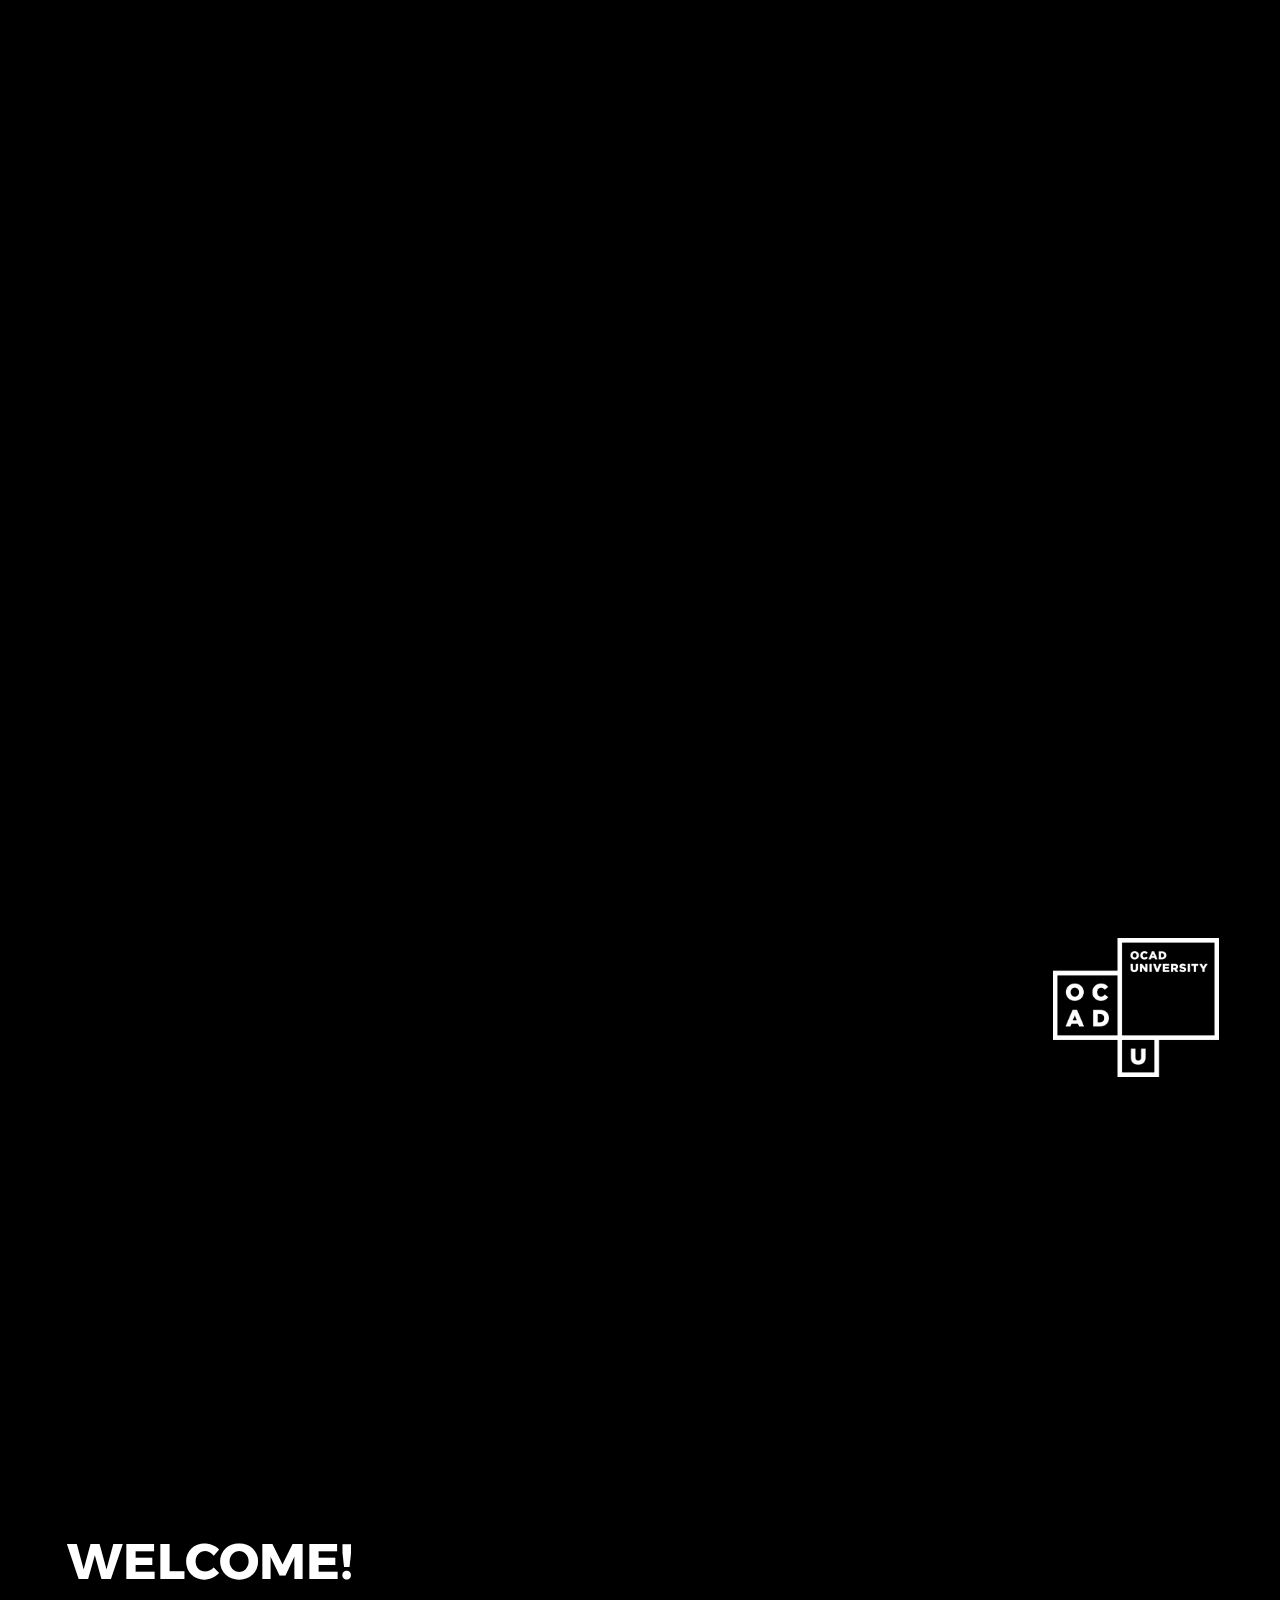
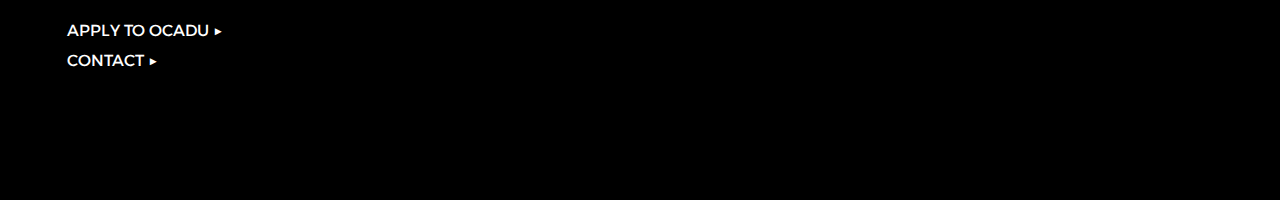
<file: index.html>
<!DOCTYPE html>
<html lang="en"></html>
    <head>
        <meta charset="UTF-8" />
        <meta name="viewport" content="width=device-width,initial-scale=1" />
        <meta name="description" content="" />
        <link rel="stylesheet" type="text/css" href="index.css">
        <link href="https://fonts.googleapis.com/css2?family=Alexandria:wght@500;600;700;800;900&display=swap" rel="stylesheet">
    </head>
    <body>
        <div id="slider">
            <div class="video-wrapper">
                <iframe frameborder="0" id="video" src="https://player.vimeo.com/video/585906964?background=1;&muted=1&autoplay=1&loop=1&title=0&byline=0&portrait=0"></iframe>
            </div>
        </div>

        <div id="overflow">
            <img id="logo" src="img/logo.png">
            <h1>WELCOME!</h1>
            <a href="apply.html"><p id="apply">APPLY TO OCADU ▶</p></a>
            <a href="about/contact.html"><p id="contact">CONTACT ▶</p></a>
        </div>


        <script src="https://code.jquery.com/jquery-3.6.0.min.js" integrity="sha256-/xUj+3OJU5yExlq6GSYGSHk7tPXikynS7ogEvDej/m4=" crossorigin="anonymous"></script>
        <script src="js.js"></script>
    </body>
</html>
</file>
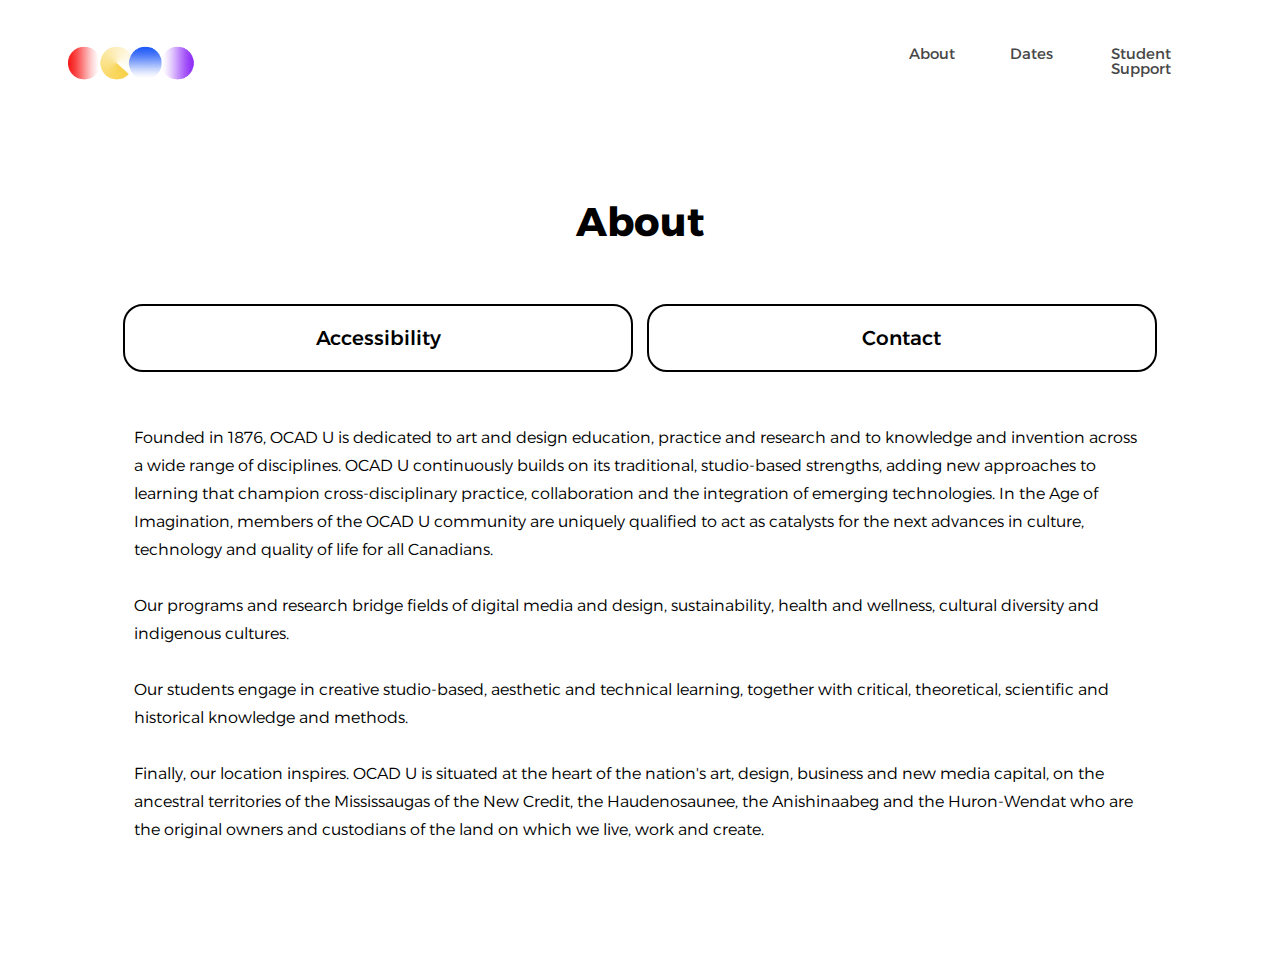
<file: about/about.html>
<!DOCTYPE html>
<html lang="en">
    <head>
        <meta charset="UTF-8" />
        <meta name="viewport" content="width=device-width,initial-scale=1" />
        <meta name="description" content="" />
        <link rel="stylesheet" type="text/css" href="about.css">
        <link href="https://fonts.googleapis.com/css2?family=Alexandria:wght@300;400;500;600;700;800;900&display=swap" rel="stylesheet">    
    </head>

        <title>about</title>
    </head>
    <body>

        <div class="header">
            <a href="../main.html"><img id="home" src="../img/home.png"> </a>

            <a href="../students/students.html"><p class="menubar m1">Student Support</p></a>
            <a href="../dates/calender.html"><p class="menubar m2">Dates</p></a>
            <a href="about.html"><p class="menubar m3">About</p></a>
        </div>


        
        <div class="menu">
            <p id="title">About</p><br>
            <a href="../about/accessibility.html"><div class="box box1"><p class="text">Accessibility</p></div></a>
            <a href="../about/contact.html"><div class="box box2"><p class="text">Contact</p></div></a>
        </div>




        <br><br>
        <div class="post">
            
            <p id="text">
            Founded in 1876, OCAD U is dedicated to art and design education, practice and research and to knowledge and invention across a wide range of disciplines. OCAD U continuously builds on its traditional, studio-based strengths, adding new approaches to learning that champion cross-disciplinary practice, collaboration and the integration of emerging technologies. In the Age of Imagination, members of the OCAD U community are uniquely qualified to act as catalysts for the next advances in culture, technology and quality of life for all Canadians.
            <br><br>
            Our programs and research bridge fields of digital media and design, sustainability, health and wellness, cultural diversity and indigenous cultures.
            <br><br>
            Our students engage in creative studio-based, aesthetic and technical learning, together with critical, theoretical, scientific and historical knowledge and methods.
            <br><br>
            Finally, our location inspires. OCAD U is situated at the heart of the nation's art, design, business and new media capital, on the ancestral territories of the Mississaugas of the New Credit, the Haudenosaunee, the Anishinaabeg and the Huron-Wendat who are the original owners and custodians of the land on which we live, work and create.
            </p>
        </div>

        <script src="about.js"></script>
    </body>
</html>
</file>
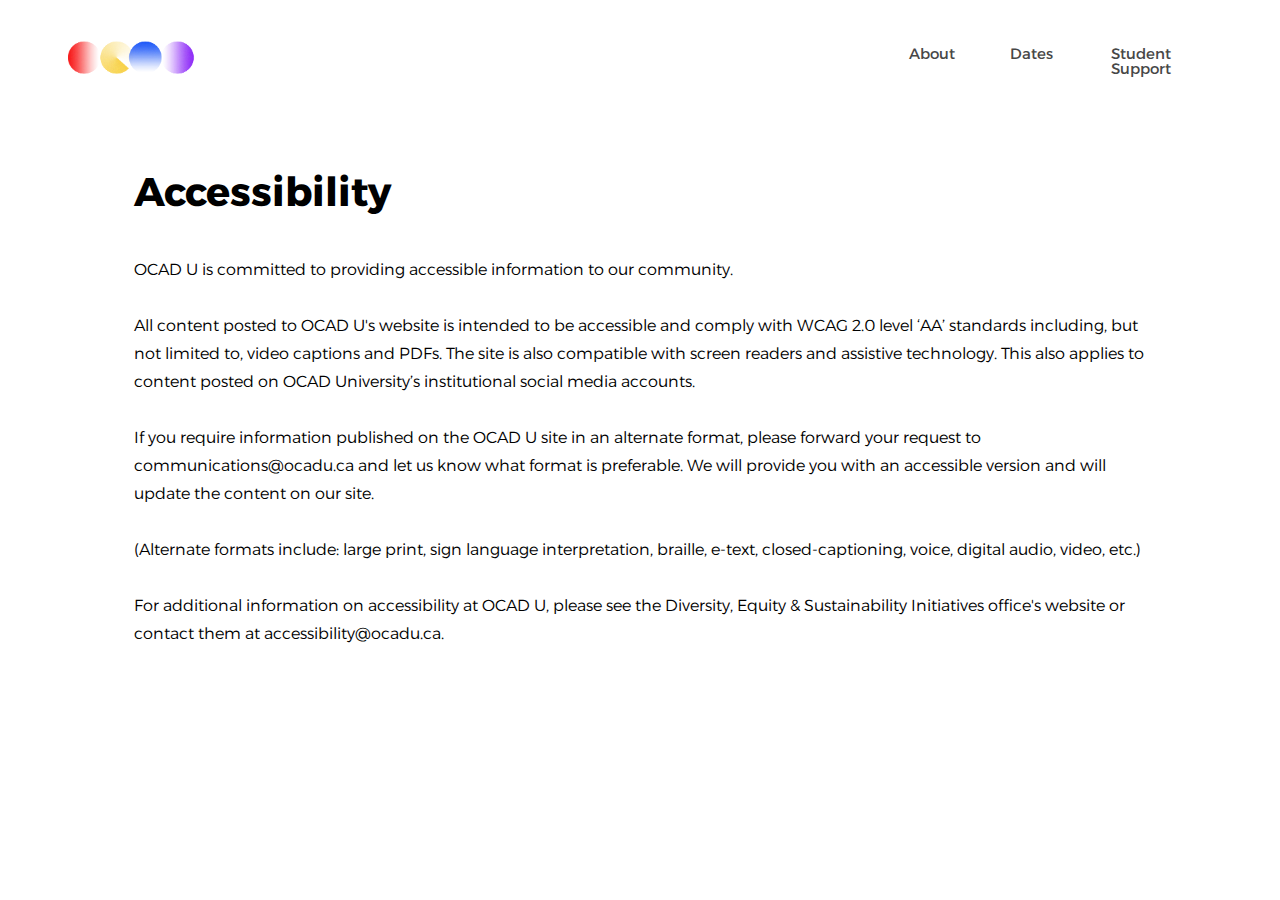
<file: about/accessibility.html>
<!DOCTYPE html>
<html lang="en">
    <head>
        <meta charset="UTF-8" />
        <meta name="viewport" content="width=device-width,initial-scale=1" />
        <meta name="description" content="" />
        <title>accessibility</title>
        <link rel="stylesheet" type="text/css" href="accessibility.css">
        <link href="https://fonts.googleapis.com/css2?family=Alexandria:wght@300;400;500;600;700;800;900&display=swap" rel="stylesheet">    </head>
    <body>
        <div class="header">
            <a href="../main.html"><img id="home" src="../img/home.png"> </a>

            <a href="../students/students.html"><p class="menubar m1">Student Support</p></a>
            <a href="../dates/calender.html"><p class="menubar m2">Dates</p></a>
            <a href="about.html"><p class="menubar m3">About</p></a>
        </div>

        <br><br><br>
        <div id="post">
        <p id="title">Accessibility</p>

        <p id="content">OCAD U is committed to providing accessible information to our community.
            <br><br>
            All content posted to OCAD U's website is intended to be accessible and comply with WCAG 2.0 level ‘AA’ standards including, but not limited to, video captions and PDFs. The site is also compatible with screen readers and assistive technology. This also applies to content posted on OCAD University’s institutional social media accounts.
            <br><br>
            If you require information published on the OCAD U site in an alternate format, please forward your request to communications@ocadu.ca and let us know what format is preferable. We will provide you with an accessible version and will update the content on our site.
            <br><br>
            (Alternate formats include: large print, sign language interpretation, braille, e-text, closed-captioning, voice, digital audio, video, etc.)
            <br><br>
            For additional information on accessibility at OCAD U, please see the Diversity, Equity & Sustainability Initiatives office's website or contact them at accessibility@ocadu.ca.</p>        
        </div>

        <script src="about.js"></script>
    </body>
</html>
</file>
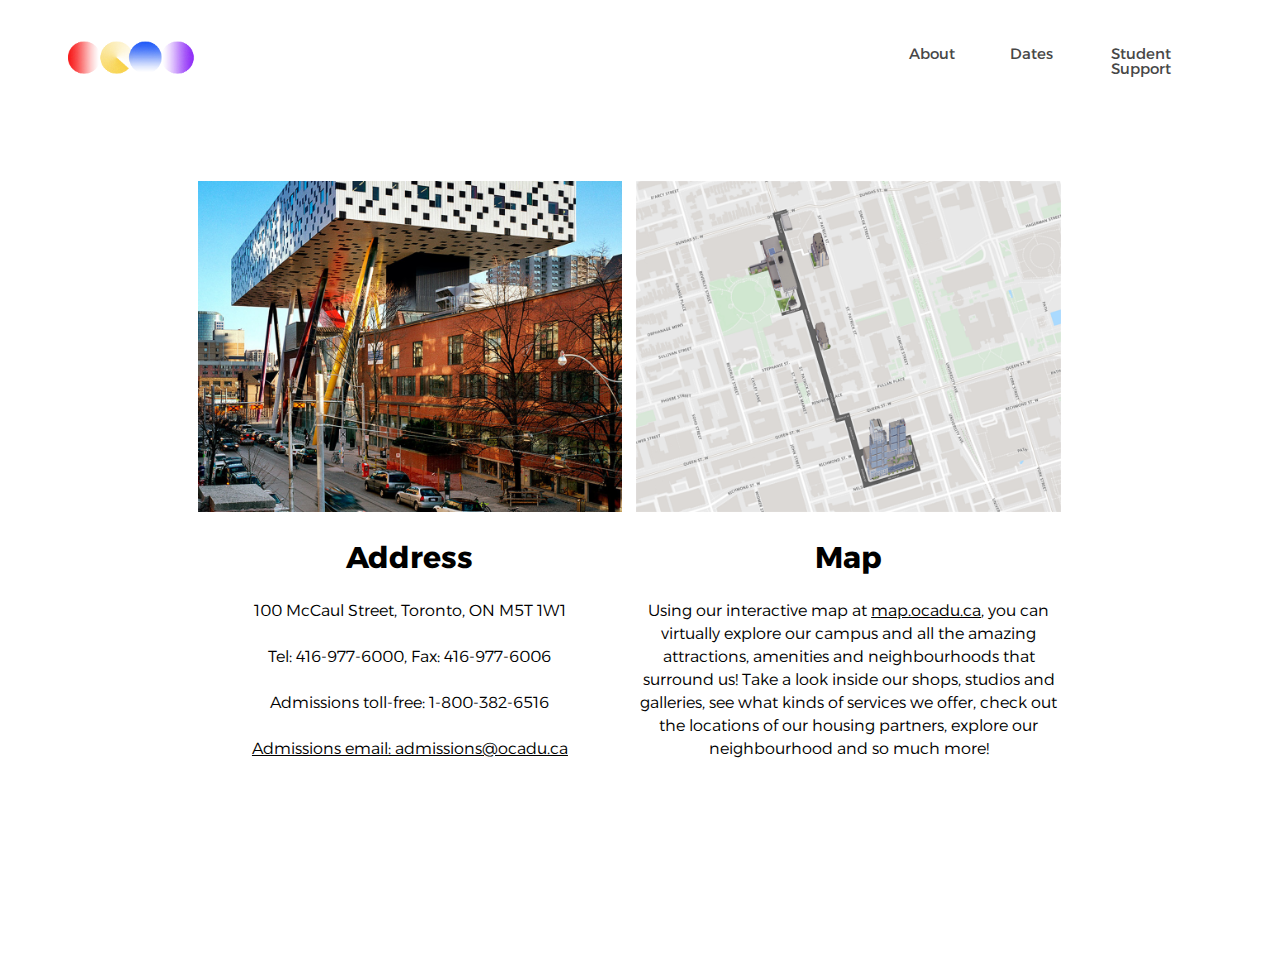
<file: about/contact.html>
<!DOCTYPE html>
<html lang="en">
    <head>
        <meta charset="UTF-8" />
        <meta name="viewport" content="width=device-width,initial-scale=1" />
        <meta name="description" content="" />
        <link rel="stylesheet" type="text/css" href="contact.css">
        <link href="https://fonts.googleapis.com/css2?family=Alexandria:wght@100;200;300;400;500;600;700;800;900&display=swap" rel="stylesheet">

        <title>contact</title>
    </head>
    <body>
        <div class="header">
            <a href="../index.html"><img id="home" src="../img/home.png"> </a>

            <a href="../students/students.html"><p class="menubar m1">Student Support</p></a>
            <a href="../dates/calender.html"><p class="menubar m2">Dates</p></a>
            <a href="about.html"><p class="menubar m3">About</p></a>
        </div>         
        <br>
        <div class="contact">
            <div class="address address1">
                <img id="addressImage" src="../img/address.jpeg">
                <p class="title">Address</p>
                <p>100 McCaul Street, Toronto, ON M5T 1W1
                    <br><br>
                    Tel: 416-977-6000, Fax: 416-977-6006
                    <br><br>
                    Admissions toll-free: 1-800-382-6516
                    <br><br>
                <a href="https://mail.google.com/mail/u/0/?fs=1&tf=cm&source=mailto&to=admissions@ocadu.ca">Admissions email: admissions@ocadu.ca</a></p>
            </div>

            <div class="address address2">
                <a href="https://map.ocadu.ca/?id=1998#!ct/60994,60995,60996,60997,60998,61000,61001,61002,61003,61004,61005,61006,61138,61139,61140,61141,61142,61143,61144,61146,61147,61148,61149,61150,61151,61152,61153,61154,61155,61156,61157,61159,61160,61161,61162,61163,61165,61166,61167,61168,61169,61170,61174,61175,61176,61177,61178,61179,61181,61182,61183,61184,61185,61186,61187,61188,61189,61190,61191,61192,61193,61194,61195,61196,61197,61198,61199,61200?sbc/"><img id="mapImage" src="../img/map.png"></a>
                <p class="title">Map</h2>
                <p id="map">Using our interactive map at <a href="https://map.ocadu.ca/?id=1998#!ct/60994,60995,60996,60997,60998,61000,61001,61002,61003,61004,61005,61006,61138,61139,61140,61141,61142,61143,61144,61146,61147,61148,61149,61150,61151,61152,61153,61154,61155,61156,61157,61159,61160,61161,61162,61163,61165,61166,61167,61168,61169,61170,61174,61175,61176,61177,61178,61179,61181,61182,61183,61184,61185,61186,61187,61188,61189,61190,61191,61192,61193,61194,61195,61196,61197,61198,61199,61200?sbc/">map.ocadu.ca</a>, you can virtually explore our campus and all the amazing attractions, amenities and neighbourhoods that surround us! Take a look inside our shops, studios and galleries, see what kinds of services we offer, check out the locations of our housing partners, explore our neighbourhood and so much more! </p>
            </div>
            
        </div>

        <script src="about.js"></script>
    </body>
</html>
</file>
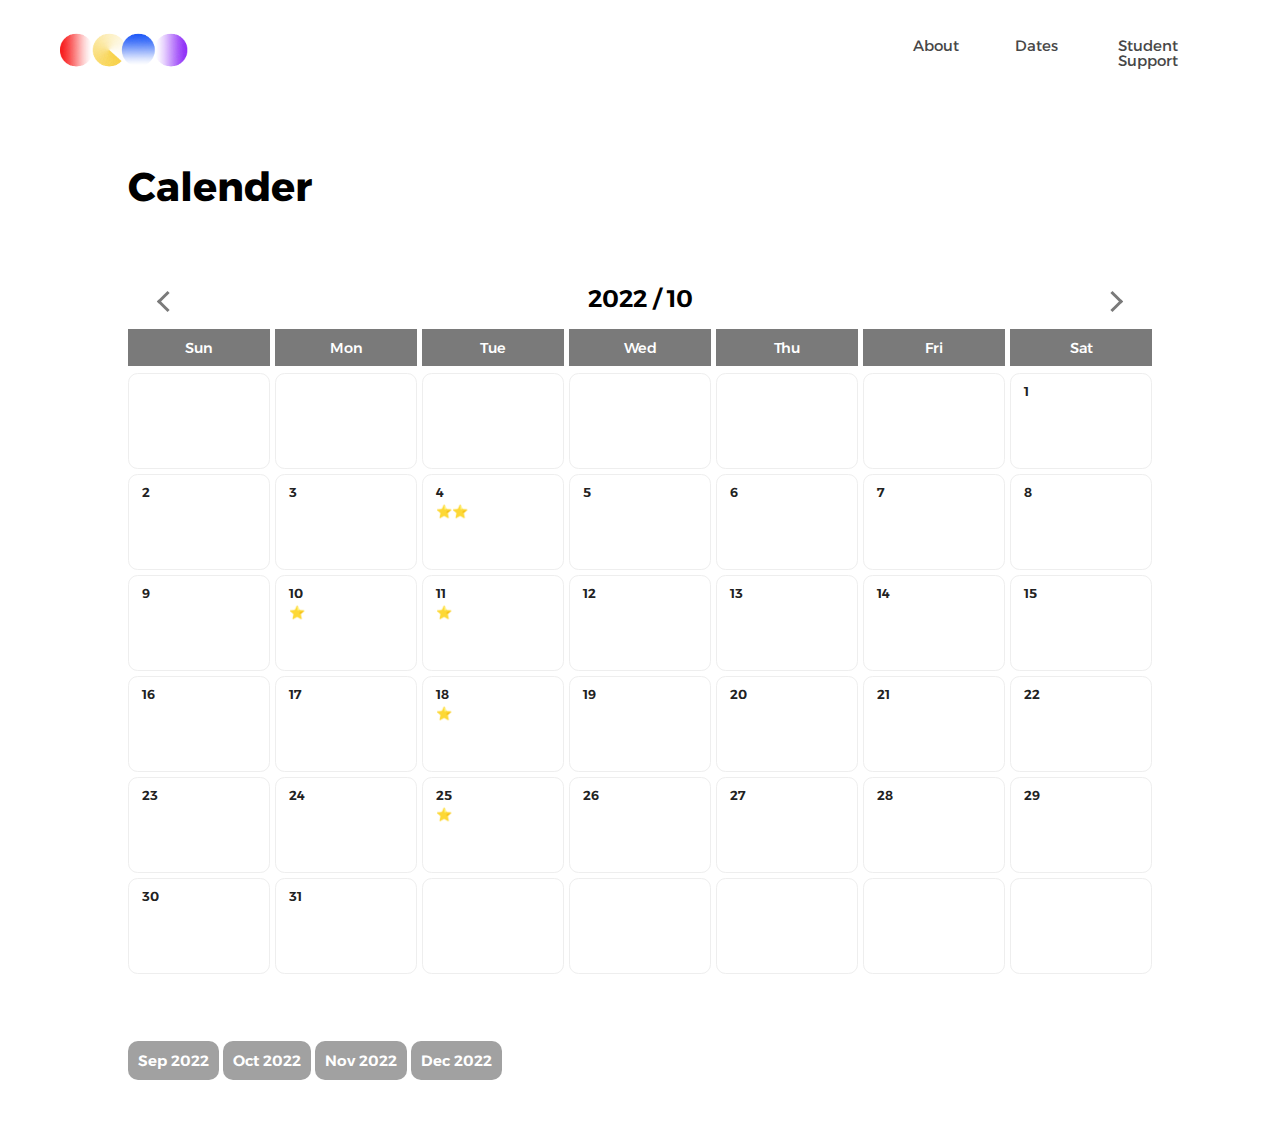
<file: dates/calender.html>
<!DOCTYPE html>
<html lang="en">
    <head>
        <meta charset="UTF-8" />
        <meta name="viewport" content="width=device-width,initial-scale=1" />
        <meta name="description" content="" />
        <link rel="stylesheet" type="text/css" href="calender.css">
        <link href="https://fonts.googleapis.com/css2?family=Alexandria:wght@100;200;300;400;500;600;700;800;900&display=swap" rel="stylesheet">

        <title>calender</title>
    </head>
    <body>
        <div class="headerTop">
            <a href="../index.html"><img id="home" src="../img/home.png"> </a>

            <a href="../students/students.html"><p class="menubar m1">Student Support</p></a>
            <a href="calender.html"><p class="menubar m2">Dates</p></a>
            <a href="../about/about.html"><p class="menubar m3">About</p></a>
        </div>    
        <br><br><br>
        <div id="post">
        <p id="title">Calender</p>
        
        <p id="content">
        </div>


        <br><br><br>
        <div class="calender">
            <div class='rap'>
                <div class="header">
                <div class="btn prevDay"></div>
                <h2 class='dateTitle'></h2>
                <div class="btn nextDay"></div>
                </div>
                
                <div class="grid dateHead">
                    <div class="day">Sun</div>
                    <div class="day">Mon</div>
                    <div class="day">Tue</div>
                    <div class="day">Wed</div>
                    <div class="day">Thu</div>
                    <div class="day">Fri</div>
                    <div class="day">Sat</div>
                </div>
                <div class="grid dateBoard"></div>
            </div>
        </div>


        <br><br><br>
        <div class="detail">
            <div class="summary sep"><details>
                <summary>Sep 2022</summary>
                <p class="summaryText">
                    <strong>08/31 (Wed) ~ 09/13 (Tue)</strong><br>
                    - Late registration period for 12-week courses that begin the week of September 7; students who register for their first course(s) on August 31 or later must pay a $100 late registration fee.
                    <br><br>
                    <strong>09/05 (Mon)</strong><br>
                    - Labour Day; University closed.
                    <br><br>
                    <strong>09/07 (Wed)</strong><br>
                    - First day of 2022 Fall-term classes.
                    <br><br>
                    <strong>09/09 (Fri)</strong><br>
                    - Last day to submit grade appeals for 2022 Spring and Summer-term courses.   
                    <br><br>
                    <strong>09/13 (Tue)</strong><br>
                    - Deadline for late registration for 12-week courses that began the week of September 7. Registration closes at 11:59 p.m.; students who registered for their first course(s) on August 31 or later must pay a $100 late registration fee.
                    <br>
                    - Last day to withdraw for 100% refund on tuition and ancillary fees for 6-week courses (DIGF-6004). Withdraw before 11:59 p.m.
                    <br><br>
                    <strong>09/20 (Tue)</strong><br>
                    - Deadline for payment of 2022 Fall-term tuition.
                    <br>- Last day to withdraw for 100% refund on tuition and ancillary fees for Fall-term undergraduate and 12-week graduate courses that began the week of September 7. Withdraw before 11:59 p.m. on Tuesday, September 20.
                    <br>- Last day to withdraw from 6-week courses (DIGF-6004) for 50% refund. Withdraw before 11:59 p.m.
                    <br><br>
                    <strong>09/30 (Fri)</strong><br>
                    - National Day for Truth and Reconciliation (no classes). Make-up classes will take place on Wednesday, December 7, 2022.  
                </p>
            </details></div>
            <div class="summary oct"><details>
                <summary>Oct 2022</summary>
                <p class="summaryText">
                    <strong>10/04 (Tue)</strong><br>
                    - Last day to withdraw from 6-week courses (DIGF-6004) for no refund. Withdraw before 11:59 p.m.
                    <br>
                    - End of Fall-term withdrawal period for 6-week courses.
                    <br><br>
                    <strong>10/10 (Mon)</strong><br>
                    - Thanksgiving Day; University closed.
                    <br><br>
                    <strong>10/11 (Tue) ~ 10/14 (Fri)</strong><br>
                    - Fall Study Week; no classes scheduled. The campus, our shops, studios and services are open. Check the Shops & Studios web pages for specific hours, or visit the pages for our services for office hours. 
                    <br><br>
                    <strong>10/18 (Tue)</strong><br>
                    - Last day to receive 50% tuition refunds upon withdrawal from Fall-term undergraduate and 12-week graduate courses that began the week of September 7. Withdraw before 11:59 p.m. 
                    <br><br>
                    <strong>10/25 (Tue)</strong><br>
                    - End of 6-week course DIGF-6004. 


                </p>
            </details></div>
            <div class="summary nov"><details>
                <summary>Nov 2022</summary>
                <p class="summaryText">
                    <strong>11/04 (Fri)</strong><br>
                    - Deadline to submit Independent Study application and proposal forms for 2023 Winter-term credit. (Undergraduate only. Graduate students, please consult your Graduate Program Coordinator).
                    <br>- Deadline to submit applications for Alumni Degree Completion for studies beginning summer 2023.
                    <br>- Deadline to submit an Application for Reinstatement form for May 2023 admission.
                    <br>- Deadline to submit Letter of Permission requests to study at another accredited post-secondary institution for 2023 winter term credit.
                    <br><br>
                    <strong>11/08 (Tue)</strong>
                    <br>- Last day to withdraw for no refund on Fall-term undergraduate and 12-week graduate courses that began the week of September 7. Withdraw before 11:59 p.m.
                    <br>- End of Fall-term withdrawal period for 12-week courses.
                    <br><br>
                    <strong>11/15 (Tue)</strong>
                    <br>- Student Feedback on Courses survey opens at 10:30 a.m.
                    <br><br>
                    <strong>11/25 (Fri)</strong>
                    <br>- Deadline to submit Material Art & Design Major/Program request form.
                </p>
            </details></div>
            <div class="summary dec"><details>
                <summary>Dec 2022</summary>
                <p class="summaryText">
                    <strong>12/02 (Fri)</strong>
                    <br>- Deadline to submit Field Placement application and proposal forms for 2023 Winter-term credit. (Undergraduate only. Graduate students, please consult your Graduate Program Coordinator).
                    <br><br>
                    <strong>12/07 (Wed)</strong>
                    <br>- Final class for all courses cancelled on Friday, September 30, 2022. Last day of 2022 Fall-term classes.
                    <br>- Student Feedback on Courses survey closes at 11:59 p.m. 
                    <br>- End of waitlist period for winter term courses. All winter course waitlists will be dropped, and registration will continue on a first-come, first-served basis. Permissions to register which have already been granted when waitlists are dropped will still be valid for the standard two days from notification. Register by Sunday, January 11, 2023, at 11:59 p.m.
                    <br><br>
                    <strong>12/08 (Thu)</strong>
                    <br>- Flex/Study day.
                    <br><br>
                    <strong>12/09 (Fri) ~ 12/21 (Wed)</strong>
                    <br>- Fall 2022 Formal Assessment Period; student participation is required.
                    <br><br>
                    <strong>12/14 (Wed)</strong>
                    <br>- Deadline to submit an Intent to Graduate for January 2023 Graduation. Graduation term: Fall 2022 (program completed December 2022 or earlier).
                    <br><br>
                    <strong>12/21 (Wed)</strong>
                    <br>- End of Fall 2022 term.
                    <br><br>
                    <strong>12/22 (Thu)</strong>
                    <br>- Grade Submission and Grade Change Deadline for 12-week courses that began the week of Wednesday, September 7, 2022.
                    <br><br>
                    <strong>12/23 (Fri) ~ 01/02 (Mon)</strong>
                    <br>- Holiday closure. The University will close at the end of the business day on Thursday, December 22, 2022, and re-open on Tuesday, January 3, 2023, with full closure from Friday, December 23, 2022, to Monday, January 2, 2023, inclusive.
                </p>
            </details></div>
        </div>

        <br><br><br>
        

        <script src="calender.js"></script>
    </body>
</html>
</file>
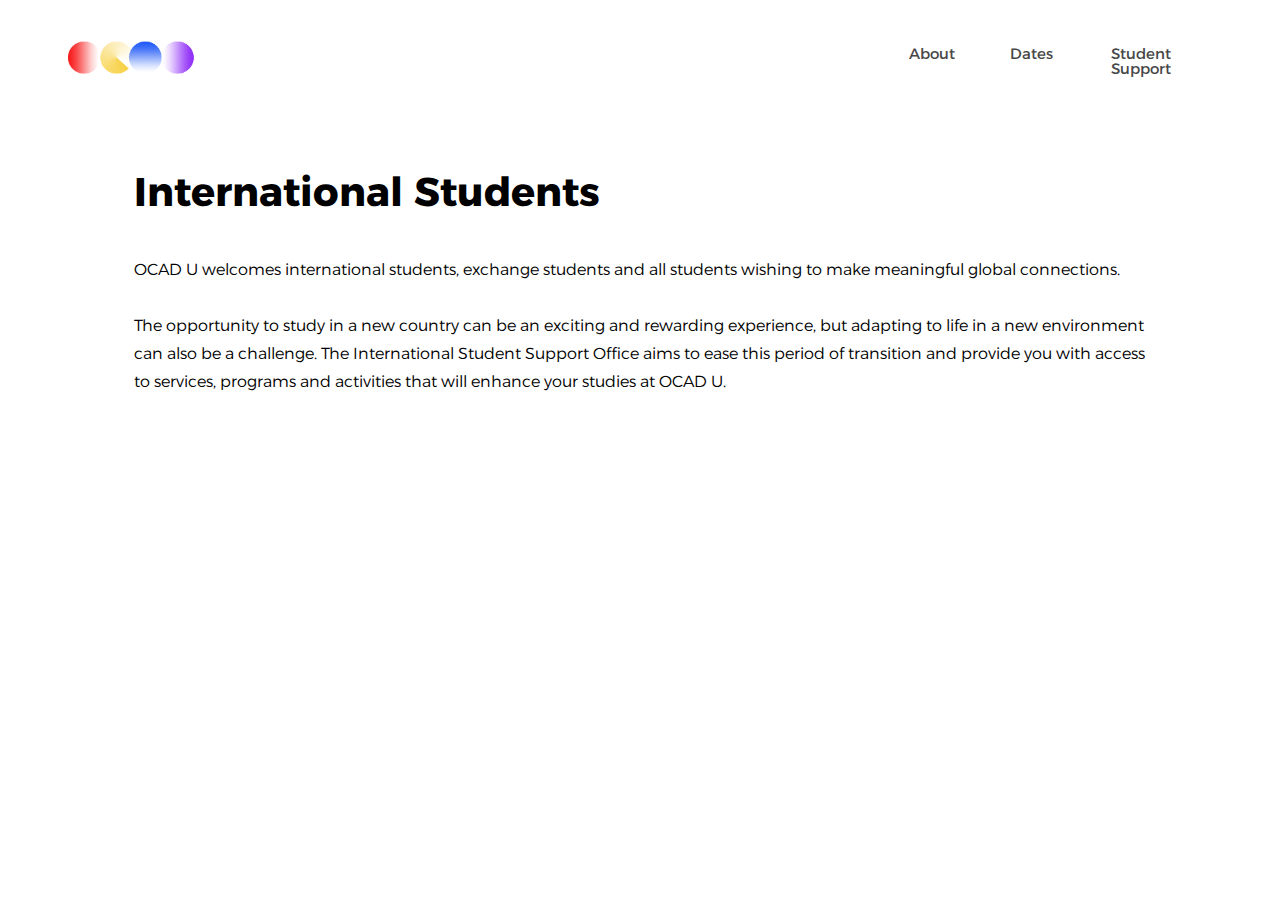
<file: students/international.html>
<!DOCTYPE html>
<html lang="en">
    <head>
        <meta charset="UTF-8" />
        <meta name="viewport" content="width=device-width,initial-scale=1" />
        <meta name="description" content="" />
        <link rel="stylesheet" type="text/css" href="international.css">
        <link href="https://fonts.googleapis.com/css2?family=Alexandria:wght@100;200;300;400;500;600;700;800;900&display=swap" rel="stylesheet">

        <title>international</title>
    </head>
    <body>
        <div class="header">
            <a href="../main.html"><img id="home" src="../img/home.png"> </a>

            <a href="students.html"><p class="menubar m1">Student Support</p></a>
            <a href="../dates/calender.html"><p class="menubar m2">Dates</p></a>
            <a href="../about/about.html"><p class="menubar m3">About</p></a>
        </div>    

        <br><br><br>
        <div id="post">
        <p id="title">International Students</p>
        
        <p id="content">
            OCAD U welcomes international students, exchange students and all students wishing to make meaningful global connections.
            <br><br>
            The opportunity to study in a new country can be an exciting and rewarding experience, but adapting to life in a new environment can also be a challenge. The International Student Support Office aims to ease this period of transition and provide you with access to services, programs and activities that will enhance your studies at OCAD U.
        </p>

        <script src="students.js"></script>

    </body>
</html>
</file>
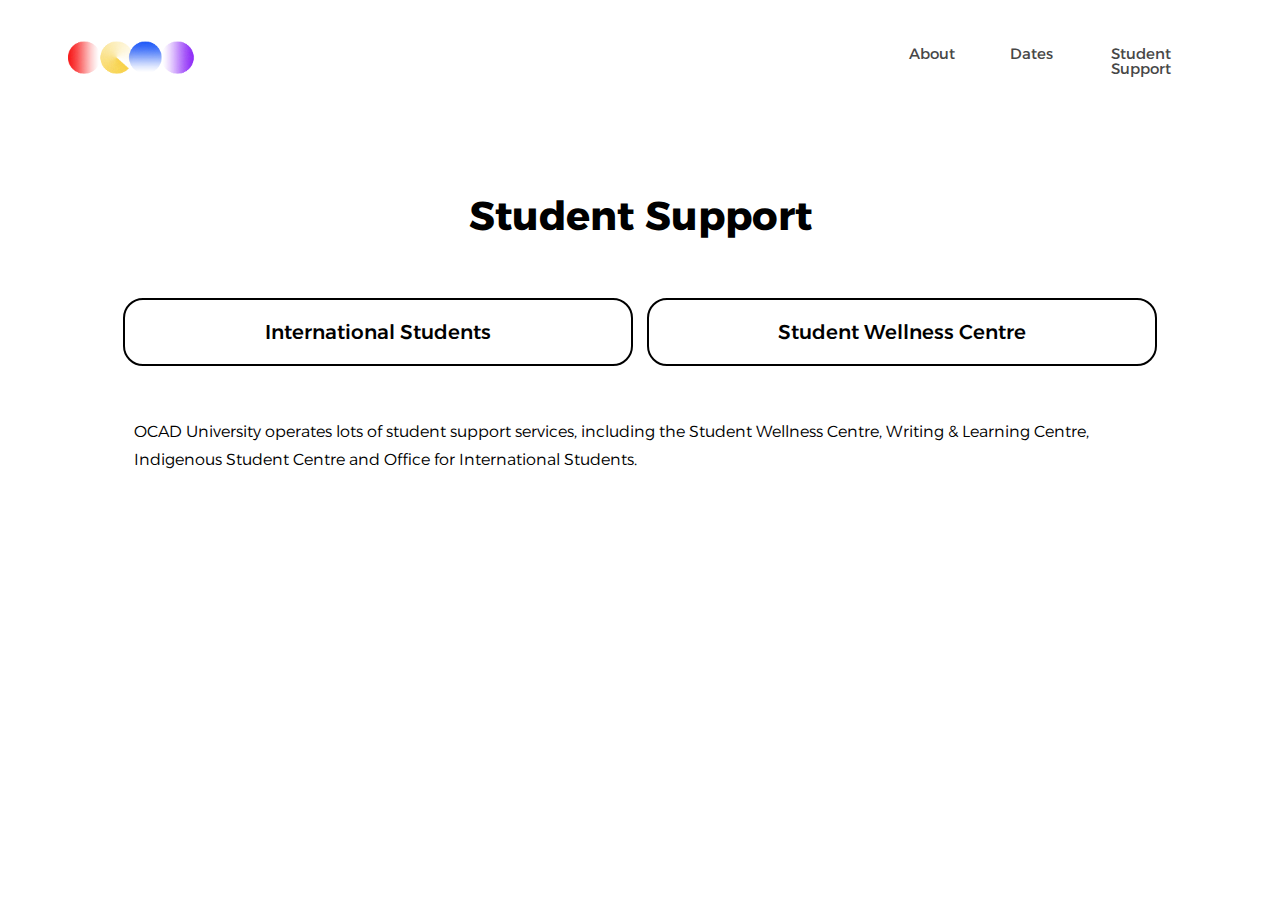
<file: students/students.html>
<!DOCTYPE html>
<html lang="en">
    <head>
        <meta charset="UTF-8" />
        <meta name="viewport" content="width=device-width,initial-scale=1" />
        <meta name="description" content="" />
        <link rel="stylesheet" type="text/css" href="students.css">
        <link href="https://fonts.googleapis.com/css2?family=Alexandria:wght@100;200;300;400;500;600;700;800;900&display=swap" rel="stylesheet">

        <title>students</title>
    </head>
    <body>
        <div class="header">
            <a href="../index.html"><img id="home" src="../img/home.png"> </a>

            <a href="students.html"><p class="menubar m1">Student Support</p></a>
            <a href="../dates/calender.html"><p class="menubar m2">Dates</p></a>
            <a href="../about/about.html"><p class="menubar m3">About</p></a>
        </div>           
            

        <div class="menu">
            <p id="title">Student Support</p><br>
            <a href="../students/international.html"><div class="box box1"><p class="text">International Students</p></div></a>
            <a href="../students/swc.html"><div class="box box2"><p class="text">Student Wellness Centre</p></div></a>
        </div>

        <br><br>
        <div class="post">
            <p id="text">
                OCAD University operates lots of student support services, including the Student Wellness Centre, Writing & Learning Centre, Indigenous Student Centre and Office for International Students.
            </p>
        </div>

        <script src="students.js"></script>
    </body>
</html>
</file>
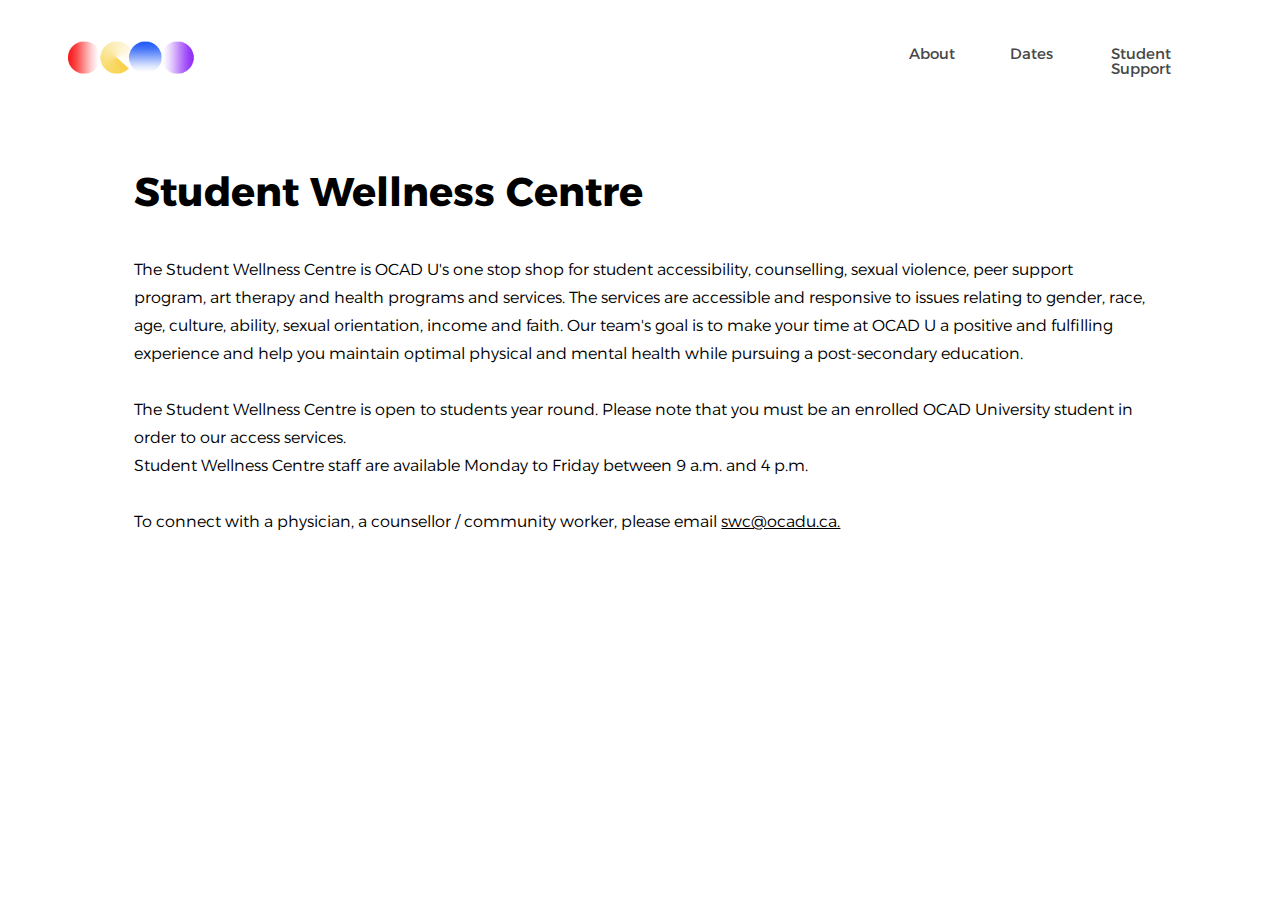
<file: students/swc.html>
<!DOCTYPE html>
<html lang="en">
    <head>
        <meta charset="UTF-8" />
        <meta name="viewport" content="width=device-width,initial-scale=1" />
        <meta name="description" content="" />
        <link rel="stylesheet" type="text/css" href="international.css">
        <link href="https://fonts.googleapis.com/css2?family=Alexandria:wght@100;200;300;400;500;600;700;800;900&display=swap" rel="stylesheet">

        <title>sws</title>
    </head>
    <body>
        <div class="header">
            <a href="../index.html"><img id="home" src="../img/home.png"> </a>

            <a href="students.html"><p class="menubar m1">Student Support</p></a>
            <a href="../dates/calender.html"><p class="menubar m2">Dates</p></a>
            <a href="../about/about.html"><p class="menubar m3">About</p></a>
        </div>   

        <br><br><br>
        <div id="post">
        <p id="title">Student Wellness Centre</p>
        
        <p id="content">
            The Student Wellness Centre is OCAD U's one stop shop for student accessibility, counselling, sexual violence, peer support program, art therapy and health programs and services. The services are accessible and responsive to issues relating to gender, race, age, culture, ability, sexual orientation, income and faith. Our team's goal is to make your time at OCAD U a positive and fulfilling experience and help you maintain optimal physical and mental health while pursuing a post-secondary education.            
            <br><br>
            The Student Wellness Centre is open to students year round. Please note that you must be an enrolled OCAD University student in order to our access services.
            <br>
            Student Wellness Centre staff are available Monday to Friday between 9 a.m. and 4 p.m.
            <br><br>
            To connect with a physician, a counsellor / community worker, please email <a href="https://mail.google.com/mail/u/0/?fs=1&tf=cm&source=mailto&to=swc@ocadu.ca">swc@ocadu.ca.</a>
        </p>

        <script src="students.js"></script>

    </body>
</html>
</file>
<file: index.css>
@font-face {
    font-family: 'Alexandria', sans-serif;
    src: url();
}

a:link{
    text-decoration: none;
}
a:visited{
    text-decoration: none;
}
a:hover{
    opacity: 80%;
}

body {
    background: black;
}


#slider {
    position: fixed;
    margin-top: -10px;
    margin-left: -10px;
    width: 100%;
    height: 100%;
    background-size: 100% 100%;
    background-color: black;
}

p {
    color: white;
    margin-top: -5px;
    font-family: Alexandria;
    margin-left: 5%;
}

h1 {
    color: white;
    margin-top: 450px;
    margin-left: 5%;
    font-family: Alexandria;
    font-weight: 700;
    font-size: 50px;
}

#logo {
    width: 13%;
    margin-left: 82%;
    margin-top: 3%;
}





#overflow {
    position: absolute;
    margin-left: -5px;
    width: 100%;
    height: 100%;
    background-color: black;
}

#video {
    width: 100%;
    height: 1000px;
}
</file>
<file: about/about.css>
@font-face {
    font-family: 'Alexandria', sans-serif;
    src: url();
}

a:link {
    color: black;
}

a:visited {
    color: black;
}

a:hover {
    opacity: 70%;
}



.circle {
    width: 20px;
    height: 20px;
    border: 1px solid #000;
    position: absolute;
    border-radius: 15px;
}


.header {
    position: relative;
    display: inline-block;
    width: 100%;
}

.menubar {
    float: right;
    /* border: 1px solid red; */
    font-weight: 400;
    font-size: 15px;
    width: 8%;
    text-align: left;
    margin-top: 3%;
    line-height: 15px;
    color: rgb(71, 71, 71);
}

.m1 {
    margin-right: 60px;
}



#home {
    width: 12%;
    margin-top: 2%;
    margin-left: 60px;
}

#title {
    font-family: Alexandria;
    font-weight: 700;
    font-size: 40px;
    margin-top: 100px;
}

.menu {
    width: 100%;
    text-align: center;
}

.box {
    position: relative;
    display: inline-block;
    width: 40%;
    border-radius: 20px;
    border: 2px solid black;
}

.box2 {
    margin-left: 10px;
}

p {
    font-family: Alexandria;
    font-weight: 500;
    font-size: 20px;
}

.post {
    width: 80%;
    margin: 0 auto;
}

#text {
    font-family: Alexandria;
    font-weight: 300;
    font-size: 16px;
    line-height: 28px;
    margin-bottom: 130px;
}
</file>
<file: about/accessibility.css>
@font-face {
    font-family: 'Alexandria', sans-serif;
    src: url();
}

a:hover {
    opacity: 70%;
}

body {
    background: white;
}


img {
    width: 12%;
    margin-top: 20px;
    margin-left: 60px;
}


#post{
    margin: 0 auto;
    width: 80%;
}

#title {
    font-family: Alexandria;
    font-weight: 700;
    font-size: 40px;
}

#content {
    font-family: Alexandria;
    font-weight: 300;
    font-size: 16px;
    line-height: 28px;
    margin-bottom: 130px;
}

.circle {
    width: 20px;
    height: 20px;
    border: 1px solid #000;
    position: absolute;
    border-radius: 15px;
}

.header {
    position: relative;
    display: inline-block;
    width: 100%;
}

.menubar {
    float: right;
    line-height: 15px;
    font-family: Alexandria;
    font-weight: 400;
    font-size: 15px;
    width: 8%;
    text-align: left;
    margin-top: 3%;
    position: relative;
    color: rgb(71, 71, 71);
}

.m1 {
    margin-right: 60px;
}
</file>
<file: about/contact.css>
@font-face {
    font-family: 'Alexandria', sans-serif;
    src: url();
}

a:link {
    color: black;
    text-decoration: underline;
}

a:visited {
    color: black;
    text-decoration: underline;
}

a:hover {
    opacity: 70%;
}

#home {
    width: 12%;
    margin-top: 20px;
    margin-left: 60px;
}

p {
    text-align: center;
    vertical-align: top;
    font-family: Alexandria;
    font-weight: 300;
    line-height: 23px;
}

.contact {
    width: 70%;
    margin: 0 auto;
    margin-top: 90px;
    margin-bottom: 200px;

}

.address {
    position: relative;
    display: inline-block;
    height: 100%;
    width: 48%;
    vertical-align: top;
}

#addressImage {
    width: 100%;
}

.title {
    font-family: Alexandria;
    font-weight: 700;
    font-size: 30px;
    text-align: center;
}



.address2 {
    margin-left: 10px;
    vertical-align: top;
}

#mapImage {
    width: 100%;
}


.circle {
    width: 20px;
    height: 20px;
    border: 1px solid #000;
    position: absolute;
    border-radius: 15px;
}


.header {
    position: relative;
    display: inline-block;
    width: 100%;
}

.menubar {
    float: right;
    /* border: 1px solid red; */
    font-family: Alexandria;
    font-weight: 400;
    font-size: 15px;
    line-height: 15px;
    width: 8%;
    text-align: left;
    margin-top: 3%;
    color: rgb(71, 71, 71);
}

.m1 {
    margin-right: 60px;
}
</file>
<file: dates/calender.css>
@font-face {
    font-family: 'Alexandria', sans-serif;
    src: url();
}

a:hover {
    opacity: 70%;
}

body {
    background: white;
}


img {
    width: 12%;
    margin-top: 20px;
    margin-left: 60px;
}


#post{
    margin: 0 auto;
    width: 80%;
    margin-top: 40px;
}

#title {
    font-family: Alexandria;
    font-weight: 700;
    font-size: 40px;
}

/* #content {
    font-family: Alexandria;
    font-weight: 300;
    font-size: 16px;
    line-height: 28px;
    margin-bottom: 130px;
} */




.day {
    font-family: Alexandria;
    font-weight: 500;
    font-size: 15px;
}

.calender {
    width: 80%;
    margin: 0 auto;
}

.wrap {
    max-width: 820px;
    padding: 0 1.4rem;
    margin-top: .3rem;
  }
  
  .dateHead {
    margin-bottom: .4rem;
  }
  
  .dateHead div {
    background: #7a7a7a;
    color: #fff;
    text-align: center;
  }
  
  .grid {
    display: grid;
    grid-template-columns: repeat(7, 1fr);
    grid-gap: 5px;
    
  }
  
  .grid div {
    padding: .6rem;
    font-size: .9rem;
    cursor: pointer;
  }
  
  .dateBoard div {
    color: #222;
    font-size: 13px;
    min-height: 6rem;
    padding: .6rem .8rem;
    border-radius: .6rem;
    border: 1px solid #eee;
  }
  
  .noColor {
    background: white;
  }
  
  .header {
    display: flex;
    justify-content: space-between;
    padding: 1rem 2rem;
  }
  
  .btn {
   display: block;
   width: 15px;
   height: 15px;
   border: 3px solid #7a7a7a;
   border-width: 3px 3px 0 0;
   cursor: pointer;
   margin-top: 10px;
  }
  
  .prevDay {
    transform: rotate(-135deg);
  }
  
  .nextDay {
    transform: rotate(45deg);
  }
  
  .dateBoard div p {
    font-weight: normal;
    margin-top: .2rem;
  }
  
  
  
  * {
    margin: 0;
    padding: 0;
    list-style: none;
    box-sizing: border-box;  
    font-family: Alexandria;
    font-weight: 600;
  }








  .detail {
      margin: 0 auto;
      width: 80%;
  }

  .summary {
      position: relative;
      display: inline-block;
      margin-top: 10px;
  }

  summary {
      color: white;
      background: #a1a1a1;
      padding: 10px;
      border-radius: 10px;
      font-size: 15px;
  }

  .summaryText {
      margin-left: 20px;
      margin-top: 30px;
      margin-bottom: 30px;
      font-weight: 200;
      line-height: 25px;
  }


  .headerTop {
    position: relative;
    display: inline-block;
    width: 100%;
}

.menubar {
    float: right;
    font-family: Alexandria;
    font-weight: 400;
    font-size: 15px;
    width: 8%;
    text-align: left;
    margin-top: 3%;
    line-height: 15px;
    color: rgb(71, 71, 71);
}

.m1 {
    margin-right: 60px;
}
</file>
<file: students/international.css>
@font-face {
    font-family: 'Alexandria', sans-serif;
    src: url();
}

a:link {
    color: black;
}

a:visited {
    color: black;
}

a:hover {
    opacity: 70%;
}

img {
    width: 12%;
    margin-top: 20px;
    margin-left: 60px;
}

#post{
    margin: 0 auto;
    width: 80%;
}

#title {
    font-family: Alexandria;
    font-weight: 700;
    font-size: 40px;
}

#content {
    font-family: Alexandria;
    font-weight: 300;
    font-size: 16px;
    line-height: 28px;
    margin-bottom: 130px;
}

.circle {
    width: 20px;
    height: 20px;
    border: 1px solid #000;
    position: absolute;
    border-radius: 15px;
}


.header {
    position: relative;
    display: inline-block;
    width: 100%;
}

.menubar {
    float: right;
    font-family: Alexandria;
    font-weight: 400;
    font-size: 15px;
    width: 8%;
    text-align: left;
    margin-top: 3%;
    line-height: 15px;
    color: rgb(71, 71, 71);
}

.m1 {
    margin-right: 60px;
}
</file>
<file: students/students.css>
@font-face {
    font-family: 'Alexandria', sans-serif;
    src: url();
}

a:link {
    color: black;
}

a:visited {
    color: black;
}

a:hover {
    opacity: 70%;
}

#home {
    width: 12%;
    margin-top: 20px;
    margin-left: 60px;
}

#title {
    font-family: Alexandria;
    font-weight: 700;
    font-size: 40px;
    margin-top: 100px;
}

.menu {
    width: 100%;
    text-align: center;
}

.box {
    position: relative;
    display: inline-block;
    width: 40%;
    border-radius: 20px;
    border: 2px solid black;
}

.box2 {
    margin-left: 10px;
}

p {
    font-family: Alexandria;
    font-weight: 500;
    font-size: 20px;
}

.post {
    width: 80%;
    margin: 0 auto;
}

#text {
    font-family: Alexandria;
    font-weight: 300;
    font-size: 16px;
    line-height: 28px;
}

.circle {
    width: 20px;
    height: 20px;
    border: 1px solid #000;
    position: absolute;
    border-radius: 15px;
}

.header {
    position: relative;
    display: inline-block;
    width: 100%;
}

.menubar {
    float: right;
    font-family: Alexandria;
    font-weight: 400;
    font-size: 15px;
    width: 8%;
    text-align: left;
    margin-top: 3%;
    line-height: 15px;
    color: rgb(71, 71, 71);
}

.m1 {
    margin-right: 60px;
}
</file>
